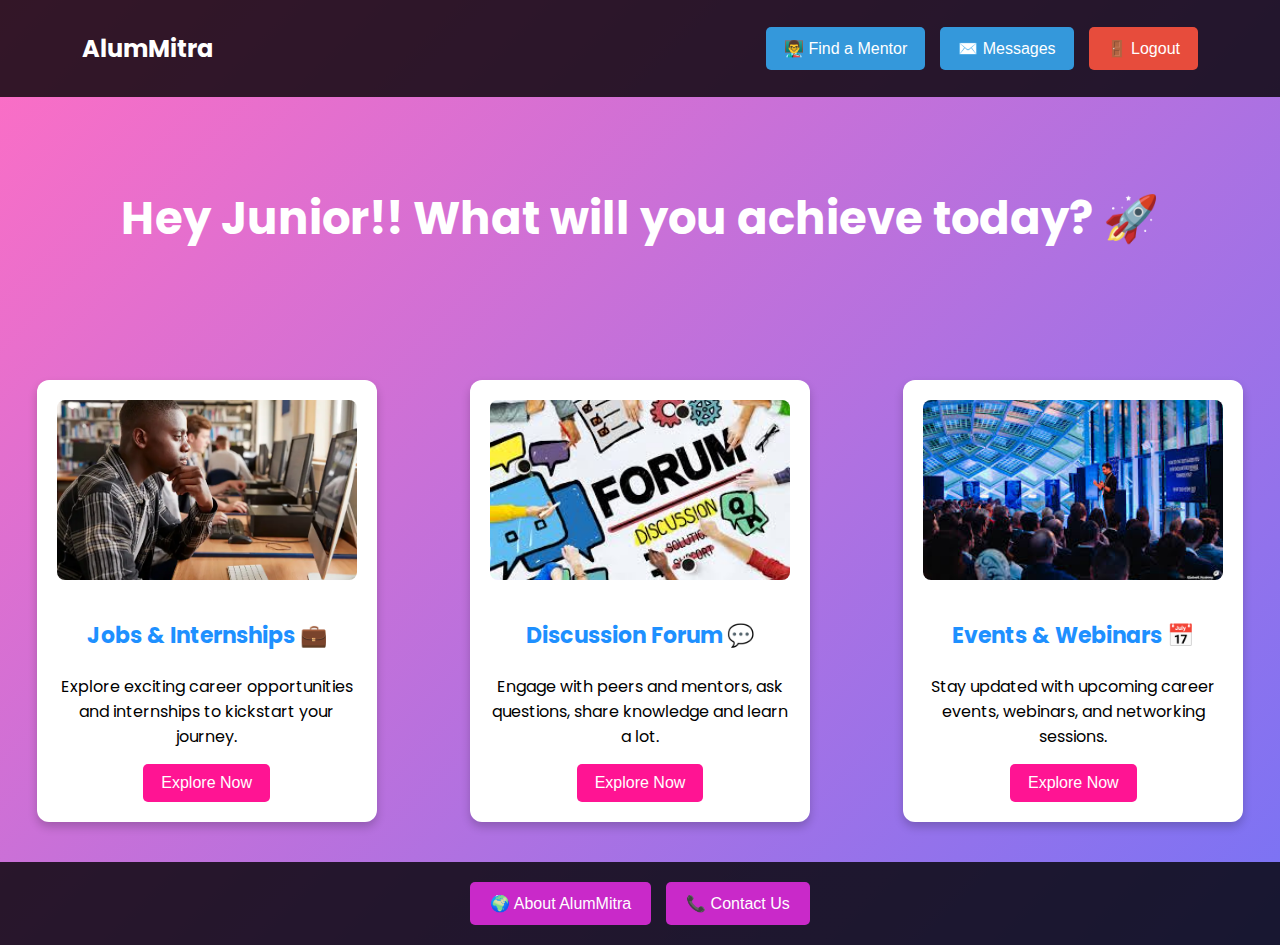
<file: junior_dashboard.html>
<!DOCTYPE html>
<html lang="en">
<head>
    <meta charset="UTF-8">
    <meta name="viewport" content="width=device-width, initial-scale=1.0">
    <title>Junior Dashboard | AlumMitra</title>
    <link rel="stylesheet" href="junior_dashboard.css">
</head>
<body>

    <!-- Header Section -->
    <header>
        <nav>
            <h1>AlumMitra</h1>
            <ul class="nav-links">
                <li><button class="nav-btn" id="findMentor">👨‍🏫 Find a Mentor</button></li>
                <li><button class="nav-btn" id="messages">✉️ Messages</button></li>
                <li><button class="nav-btn logout" id="logout">🚪 Logout</button></li>
            </ul>
        </nav>
    </header>
    
    <!-- Hero Section -->
    <section class="hero">
        <h2>Hey Junior!! What will you achieve today? 🚀</h2>
    </section>

    <!-- Features Section -->
    <section class="features">
        <div class="feature-tab">
            <img src="jobs.webp" alt="Jobs & Internships">
            <h3>Jobs & Internships 💼</h3>
            <p>Explore exciting career opportunities and internships to kickstart your journey.</p>
            <button class="explore-btn">Explore Now</button>
        </div>

        <div class="feature-tab">
            <img src="DiscussionForums.jpg" alt="Discussion Forum">
            <h3>Discussion Forum 💬</h3>
            <p>Engage with peers and mentors, ask questions, share knowledge and learn a lot.</p>
            <button class="explore-btn">Explore Now</button>
        </div>

        <div class="feature-tab">
            <img src="Events And Webinars.jpg" alt="Events & Webinars">
            <h3>Events & Webinars 📅</h3>
            <p>Stay updated with upcoming career events, webinars, and networking sessions.</p>
            <button class="explore-btn">Explore Now</button>
        </div>
    </section>

    <!-- Footer Section -->
    <footer>
        <button class="footer-btn">🌍 About AlumMitra</button>
        <button class="footer-btn">📞 Contact Us</button>
    </footer>

    <script src="junior_dashboard.js"></script>
</body>
</html>
</file>
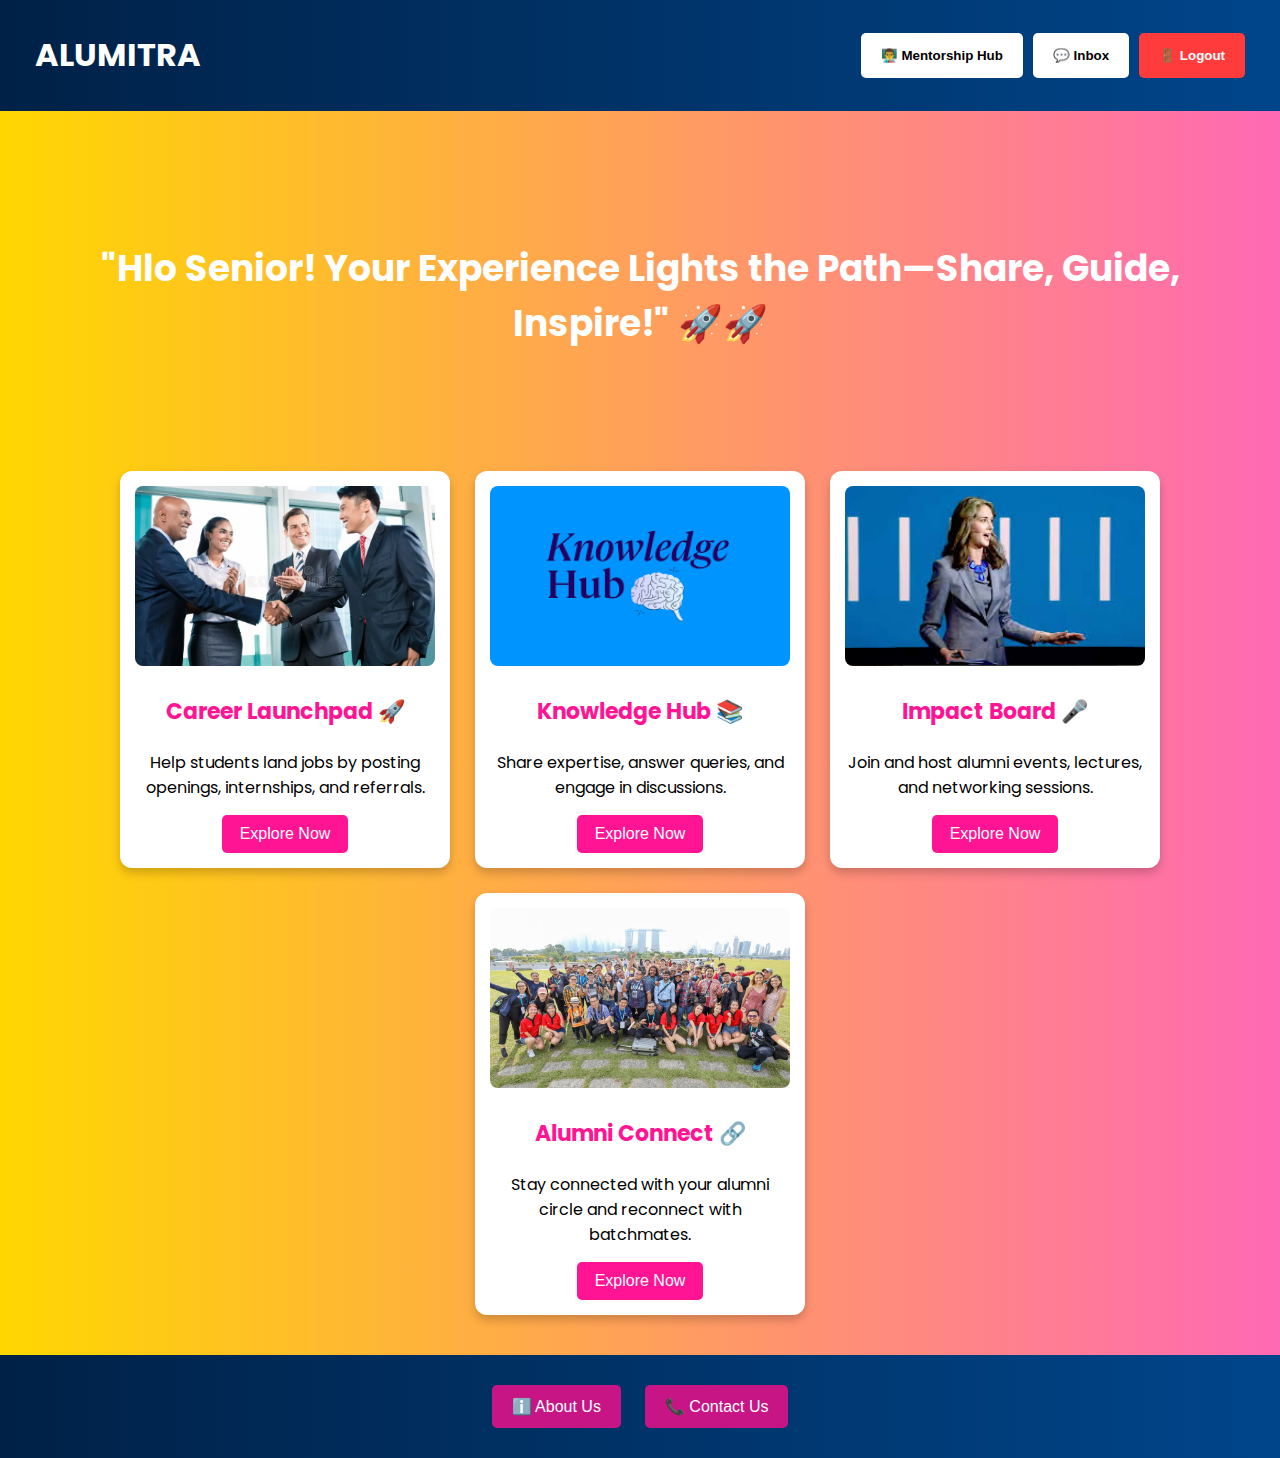
<file: senior_dashboard.html>
<!DOCTYPE html>
<html lang="en">
<head>
    <meta charset="UTF-8">
    <meta name="viewport" content="width=device-width, initial-scale=1.0">
    <title>Senior Dashboard</title>
    <link rel="stylesheet" href="senior_dashboard.css">
    <script defer src="senior_dashboard.js"></script>
</head>
<body>

    <!-- Header Section -->
    <header>
        <h1>ALUMITRA</h1>
        <nav>
            <button class="nav-btn">👨‍🏫 Mentorship Hub</button>
            <button class="nav-btn">💬 Inbox</button>
            <button class="nav-btn logout" id="logout-btn">🚪 Logout</button>
        </nav>
    </header>

    <!-- Hero Section -->
    <section class="hero">
        <h2>"Hlo Senior! Your Experience Lights the Path—Share, Guide, Inspire!" 🚀🚀</h2>
    </section>

    <!-- Features Section -->
    <section class="features">
        <div class="feature-card">
            <img src="career.jpg" alt="Career Launchpad">
            <h3>Career Launchpad 🚀</h3>
            <p>Help students land jobs by posting openings, internships, and referrals.</p>
            <button class="explore-btn">Explore Now</button>
        </div>
        <div class="feature-card">
            <img src="knowledge.jpg" alt="Knowledge Hub">
            <h3>Knowledge Hub 📚</h3>
            <p>Share expertise, answer queries, and engage in discussions.</p>
            <button class="explore-btn">Explore Now</button>
        </div>
        <div class="feature-card">
            <img src="impact.jpg" alt="Impact Board">
            <h3>Impact Board 🎤</h3>
            <p>Join and host alumni events, lectures, and networking sessions.</p>
            <button class="explore-btn">Explore Now</button>
        </div>
        <div class="feature-card">
            <img src="alumni.jpg" alt="Alumni Connect">
            <h3>Alumni Connect 🔗</h3>
            <p>Stay connected with your alumni circle and reconnect with batchmates.</p>
            <button class="explore-btn">Explore Now</button>
        </div>
    </section>

    <!-- Footer Section -->
    <footer>
        <button class="footer-btn">ℹ️ About Us</button>
        <button class="footer-btn">📞 Contact Us</button>
    </footer>

</body>
</html>
</file>
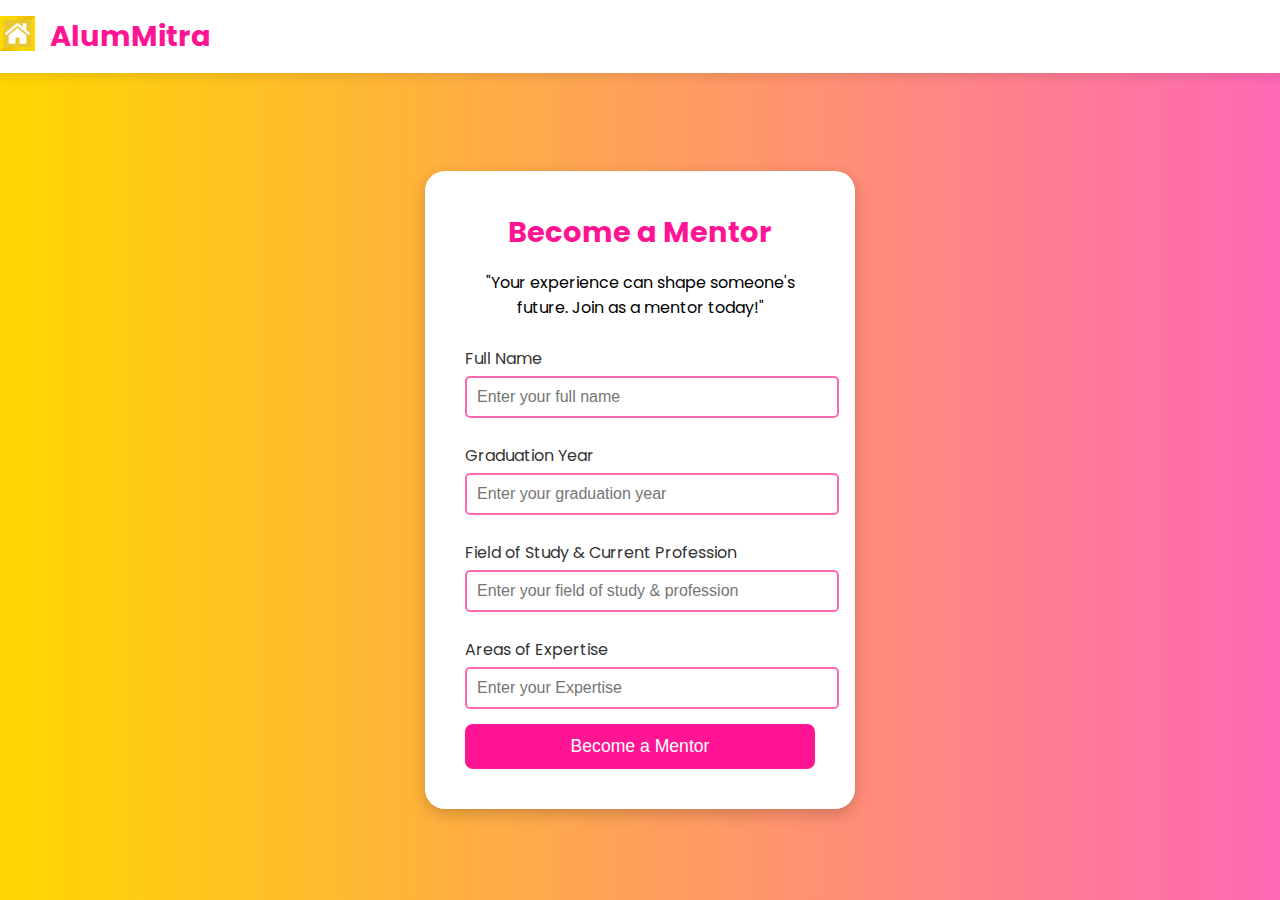
<file: senior_signup.html>
<!DOCTYPE html>
<html lang="en">
<head>
    <meta charset="UTF-8">
    <meta name="viewport" content="width=device-width, initial-scale=1.0">
    <title>Senior Sign-Up | AlumMitra</title>
    <link rel="stylesheet" href="senior_signup.css">
</head>
<body>

    <!-- Header Section with Home Icon -->
    <header>
        <nav>
            <a href="index.html" class="home-icon">
                <img src="homeicon.jpeg" alt="Home">
            </a>
            <h1>AlumMitra</h1>
        </nav>
    </header>

    <div class="container">
        <h1>Become a Mentor</h1>
        <p class="subtitle">"Your experience can shape someone's future. Join as a mentor today!"</p>
        
        <form id="seniorSignupForm">
            <label for="name">Full Name</label>
            <input type="text" id="name" name="name" placeholder="Enter your full name" required>
        
            <label for="grad-year">Graduation Year</label>
            <input type="number" id="grad-year" name="grad-year" placeholder="Enter your graduation year" required>
        
            <label for="field">Field of Study & Current Profession</label>
            <input type="text" id="field" name="field" placeholder="Enter your field of study & profession" required>
        
            <label for="expertise">Areas of Expertise</label>
            <input type="text" id="expertise" name="expertise" placeholder="Enter your Expertise" required>
            
            <button type="submit">Become a Mentor</button>
        </form>

        
    </div>

    <script src="senior_signup.js"></script>
</body>
</html>
</file>
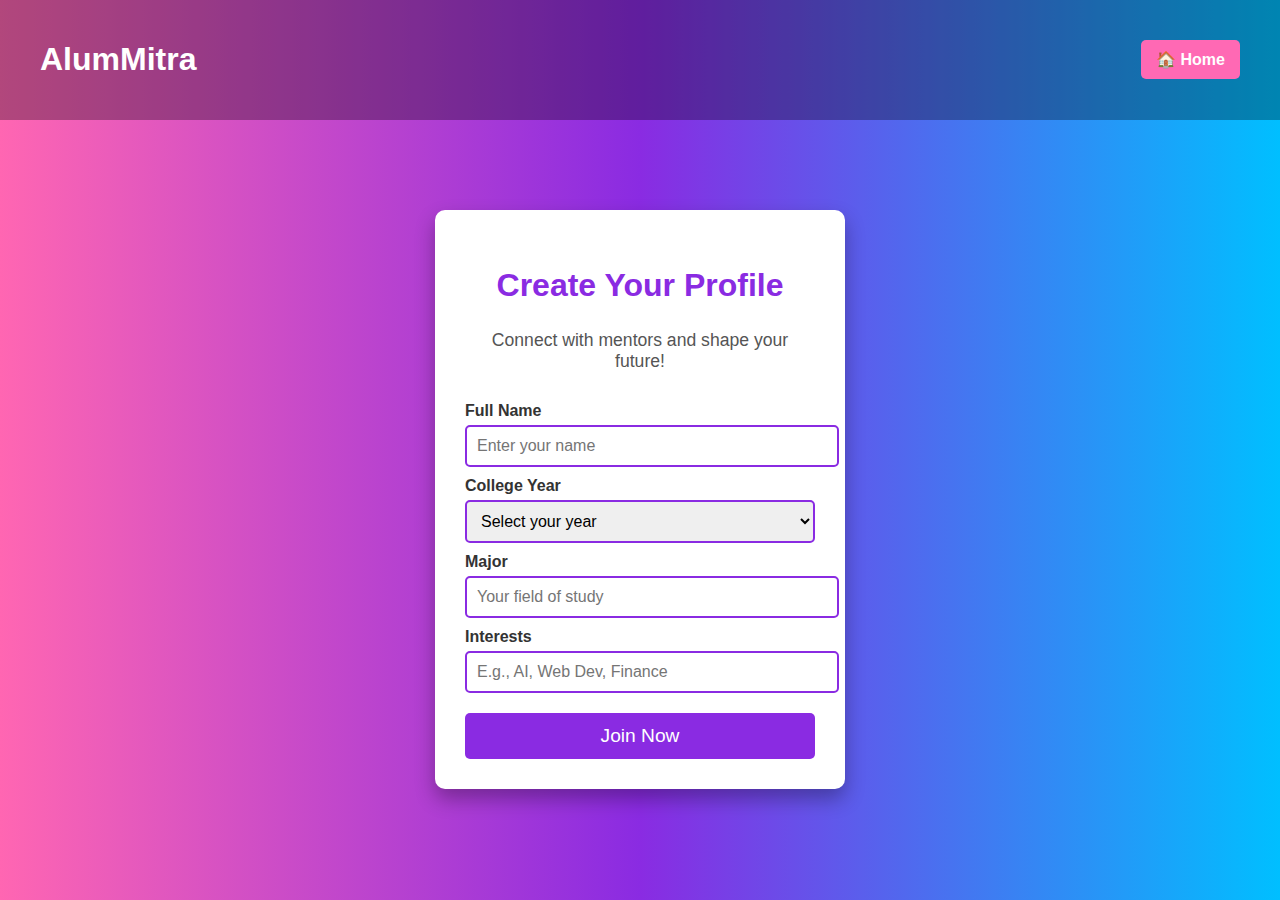
<file: signup.html>
<!DOCTYPE html>
<html lang="en">
<head>
    <meta charset="UTF-8">
    <meta name="viewport" content="width=device-width, initial-scale=1.0">
    <title>Sign Up - AlumMitra</title>
    <link rel="stylesheet" href="signup.css">
    <script defer src="signup.js"></script>
</head>
<body>

    <header>
        <nav>
            <h1>AlumMitra</h1>
            <a href="index.html" class="home-btn">🏠 Home</a>
        </nav>
    </header>

    <section class="signup-container">
        <div class="signup-box">
            <h2>Create Your Profile</h2>
            <p>Connect with mentors and shape your future!</p>
            
            <form id="signup-form">
                <label for="name">Full Name</label>
                <input type="text" id="name" placeholder="Enter your name" required>

                <label for="year">College Year</label>
                <select id="year" required>
                    <option value="" disabled selected>Select your year</option>
                    <option value="1">1st Year</option>
                    <option value="2">2nd Year</option>
                    <option value="3">3rd Year</option>
                    <option value="4">4th Year</option>
                </select>

                <label for="major">Major</label>
                <input type="text" id="major" placeholder="Your field of study" required>

                <label for="interests">Interests</label>
                <input type="text" id="interests" placeholder="E.g., AI, Web Dev, Finance" required>

                <button type="submit" class="join-btn">Join Now</button>
            </form>
        </div>
    </section>

</body>
</html>
</file>
<file: junior_dashboard.css>
@import url('https://fonts.googleapis.com/css2?family=Poppins:wght@300;400;600&display=swap');

/* General Styles */
body {
    font-family: 'Poppins', sans-serif;
    margin: 0;
    padding: 0;
    background: linear-gradient(135deg, #ff6ec4, #7873f5);
    color: white;
    text-align: center;
}

/* Header Section */
header {
    background: rgba(0, 0, 0, 0.8);
    padding: 15px 20px;
    display: flex;
    justify-content: center;
}

nav {
    display: flex;
    justify-content: space-between;
    align-items: center;
    width: 90%;
    max-width: 1200px;
}

nav h1 {
    font-size: 24px;
    color: white;
}

.nav-links {
    list-style: none;
    display: flex;
    gap: 15px;
    margin: 0;
    padding: 0;
}

.nav-btn {
    background: #3498DB;
    color: white;
    padding: 12px 18px;
    border: none;
    border-radius: 5px;
    font-size: 16px;
    cursor: pointer;
    transition: background 0.3s ease;
}

.nav-btn:hover {
    background: #2980B9;
}

.logout {
    background: #E74C3C;
}

.logout:hover {
    background: #C0392B;
}

/* Hero Section */
.hero {
    padding: 50px 20px;
    font-size: 30px;
    font-weight: bold;
}

/* Features Section */
.features {
    display: flex;
    justify-content: space-around;
    margin: 40px auto;
    flex-wrap: wrap;
    gap: 20px;
}

.feature-tab {
    background: white;
    color: black;
    border-radius: 12px;
    padding: 20px;
    width: 300px;
    text-align: center;
    box-shadow: 0px 5px 10px rgba(0, 0, 0, 0.2);
    transition: transform 0.3s ease-in-out;
}

.feature-tab:hover {
    transform: translateY(-5px);
}

.feature-tab img {
    width: 100%;
    height: 180px;
    object-fit: cover;
    border-radius: 8px;
    margin-bottom: 10px;
}

.feature-tab h3 {
    font-size: 22px;
    color: #1e90ff;
}

.feature-tab p {
    font-size: 16px;
    margin-bottom: 15px;
}

.explore-btn {
    background-color: #ff1493;
    color: white;
    border: none;
    padding: 10px 18px;
    font-size: 16px;
    border-radius: 5px;
    cursor: pointer;
    transition: background 0.3s ease;
}

.explore-btn:hover {
    background-color: #C71585;
}

/* Footer Section */
footer {
    margin-top: 40px;
    padding: 20px;
    background: rgba(0, 0, 0, 0.8);
    display: flex;
    justify-content: center;
    gap: 15px;
}

.footer-btn {
    background: rgb(201, 41, 201);
    color: white;
    padding: 12px 20px;
    border: none;
    border-radius: 5px;
    font-size: 16px;
    cursor: pointer;
    transition: background 0.3s ease;
}

.footer-btn:hover {
    background: #ff1493;
}

/* Responsive Design */
@media (max-width: 768px) {
    .nav-links {
        flex-direction: column;
        gap: 10px;
    }

    .features {
        flex-direction: column;
        align-items: center;
    }

    .feature-tab {
        width: 90%;
    }
}
</file>
<file: senior_dashboard.css>
@import url('https://fonts.googleapis.com/css2?family=Poppins:wght@300;400;600&display=swap');

body {
    margin: 0;
    font-family: 'Poppins', sans-serif;
    background: linear-gradient(to right, #FFD700, #FF69B4);
    color: white;
    text-align: center;
}

/* Header Section */
header {
    display: flex;
    justify-content: space-between;
    align-items: center;
    background: linear-gradient(to right, #002147, #00458a); /* Dark blue gradient */
    padding: 10px 35px;
    color: white;
}

/* Logo */


/* Navigation */
nav {
    display: flex;
    gap: 10px;
}

.nav-btn {
    background-color: white;
    color: black;
    padding: 15px 20px;
    border: none;
    border-radius: 5px;
    cursor: pointer;
    font-weight: bold;
    transition: 0.3s;
}

.nav-btn:hover {
    background: black; /* Orange-Gold for hover */
    color: white;
}

/* Logout Button */
.logout {
    background: #FF3B3B !important; /* Red Button */
    color: white !important;
}

.logout:hover {
    background: #C71585 !important; /* Deep pink on hover */
}

/* Hero Section */
.hero {
    padding: 100px 20px 50px;
    font-size: 24px;
    font-weight: bold;
}

/* Features Section */
.features {
    display: flex;
    justify-content: center;
    flex-wrap: wrap;
    gap: 25px;
    margin: 40px auto;
}

.feature-card {
    background: white;
    color: black;
    border-radius: 12px;
    padding: 15px;
    width: 300px;
    text-align: center;
    box-shadow: 0px 5px 10px rgba(0, 0, 0, 0.2);
    transition: transform 0.3s ease-in-out;
}

.feature-card:hover {
    transform: translateY(-5px);
}

.feature-card img {
    width: 100%;
    height: 180px;
    object-fit: cover;
    border-radius: 8px;
}

.feature-card h3 {
    font-size: 22px;
    color: #FF1493;
}

.feature-card p {
    font-size: 16px;
    margin-bottom: 15px;
}

.explore-btn {
    background-color: #FF1493;
    color: white;
    border: none;
    padding: 10px 18px;
    font-size: 16px;
    border-radius: 5px;
    cursor: pointer;
    transition: background 0.3s ease;
}

.explore-btn:hover {
    background-color: #C71585;
}

/* Footer Section */
footer {
    margin-top: 40px;
    padding: 20px;
    background: linear-gradient(to right, #002147, #00458a); /* Dark blue gradient */

}

.footer-btn {
    background: #C71585;
    color: white;
    padding: 12px 20px;
    border: none;
    border-radius: 5px;
    font-size: 16px;
    margin: 10px;
    cursor: pointer;
    transition: background 0.3s ease;
}

.footer-btn:hover {
    background: #FF1493;
}
</file>
<file: senior_signup.css>
@import url('https://fonts.googleapis.com/css2?family=Poppins:wght@300;400;600&display=swap');

body {
    margin: 0;
    font-family: 'Poppins', sans-serif;
    background: linear-gradient(to right, #FFD700, #FF69B4);
    display: flex;
    flex-direction: column;
    align-items: center;
    justify-content: center;
    height: 100vh;
}

/* Header Styles */
header {
    width: 100%;
    background: white;
    display: flex;
    align-items: center;
    padding: 15px 20px;
    box-shadow: 0px 4px 10px rgba(0, 0, 0, 0.1);
    position: absolute;
    top: 0;
}

nav {
    display: flex;
    align-items: center;
    width: 100%;
}

/* Home Icon */
.home-icon img {
    width: 35px;
    height: 35px;
    margin-right: 15px;
    cursor: pointer;
    transition: transform 0.2s ease-in-out;
}

.home-icon img:hover {
    transform: scale(1.1);
}

h1 {
    color: #FF1493;
    font-size: 1.8rem;
    margin: 0;
}

/* Container */
.container {
    background: white;
    padding: 40px;
    border-radius: 20px;
    box-shadow: 0 5px 15px rgba(0, 0, 0, 0.2);
    text-align: center;
    width: 350px;
    margin-top: 80px;
    animation: fadeIn 0.5s ease-in-out;
}

/* Form */
form {
    display: flex;
    flex-direction: column;
}

label {
    font-size: 1rem;
    text-align: left;
    margin: 10px 0 5px;
    color: #333;
}

input {
    width: 100%;
    padding: 10px;
    margin-bottom: 15px;
    border: 2px solid #ff69b4;
    border-radius: 5px;
    font-size: 1rem;
}

button {
    background-color: #FF1493;
    color: white;
    padding: 12px;
    border: none;
    border-radius: 8px;
    font-size: 1.1rem;
    cursor: pointer;
    transition: background 0.3s;
}

button:hover {
    background-color: #C71585;
}

.login-link {
    margin-top: 15px;
    font-size: 0.9rem;
}

.login-link a {
    color: #FF1493;
    text-decoration: none;
    font-weight: bold;
}

.login-link a:hover {
    text-decoration: underline;
}

/* Responsive Design */
@media (max-width: 768px) {
    .container {
        width: 90%;
        padding: 30px;
    }

    h1 {
        font-size: 1.5rem;
    }
}

/* Animation */
@keyframes fadeIn {
    from {
        opacity: 0;
        transform: translateY(-20px);
    }
    to {
        opacity: 1;
        transform: translateY(0);
    }
}
</file>
<file: signup.css>
body {
    margin: 0;
    font-family: 'Poppins', sans-serif;
    background: linear-gradient(to right, #ff66b2, #8A2BE2, #00BFFF);
    color: white;
    text-align: center;
}

header {
    background: rgba(0, 0, 0, 0.3);
    padding: 20px;
    text-align: center;
}

nav {
    display: flex;
    justify-content: space-between;
    align-items: center;
    max-width: 1200px;
    margin: 0 auto;
    padding: 0 20px;
}

nav h1 {
    font-size: 2rem;
}

.home-btn {
    text-decoration: none;
    color: white;
    background: #ff69b4;
    padding: 10px 15px;
    border-radius: 5px;
    font-weight: bold;
    transition: 0.3s;
}

.home-btn:hover {
    background: #ff1493;
}

.signup-container {
    display: flex;
    justify-content: center;
    align-items: center;
    height: 80vh;
    padding: 20px;
}

.signup-box {
    background: white;
    color: #333;
    padding: 30px;
    border-radius: 10px;
    box-shadow: 0px 10px 20px rgba(0, 0, 0, 0.3);
    width: 350px;
}

.signup-box h2 {
    color: #8A2BE2;
    font-size: 2rem;
}

.signup-box p {
    font-size: 1.1rem;
    margin-bottom: 20px;
    color: #555;
}

form {
    display: flex;
    flex-direction: column;
}

label {
    text-align: left;
    margin-top: 10px;
    font-weight: bold;
}

input, select {
    padding: 10px;
    margin-top: 5px;
    border: 2px solid #8A2BE2;
    border-radius: 5px;
    font-size: 1rem;
    width: 100%;
}

.join-btn {
    background: #8A2BE2;
    color: white;
    border: none;
    padding: 12px;
    font-size: 1.2rem;
    border-radius: 5px;
    cursor: pointer;
    margin-top: 20px;
    transition: 0.3s;
}

.join-btn:hover {
    background: #6a1bbd;
}

/* Responsive */
@media (max-width: 600px) {
    .signup-box {
        width: 90%;
    }
}
</file>
